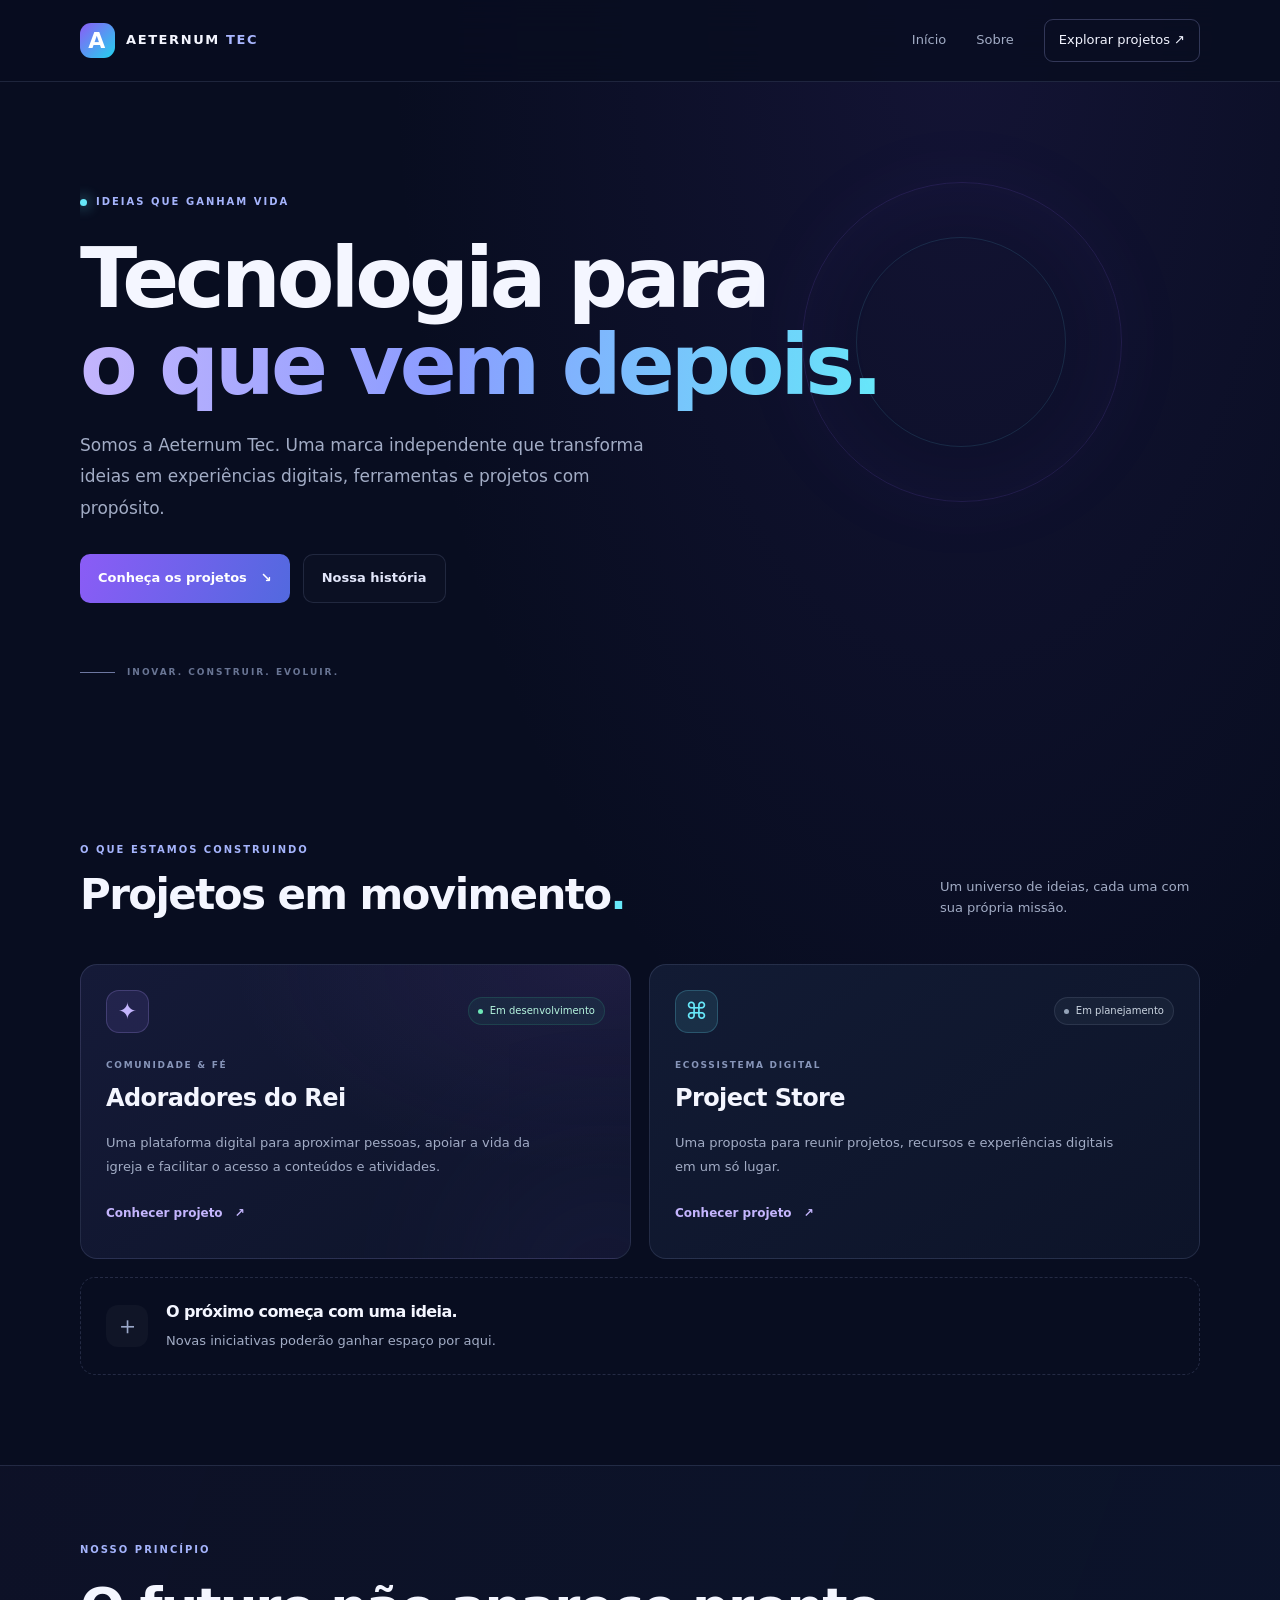
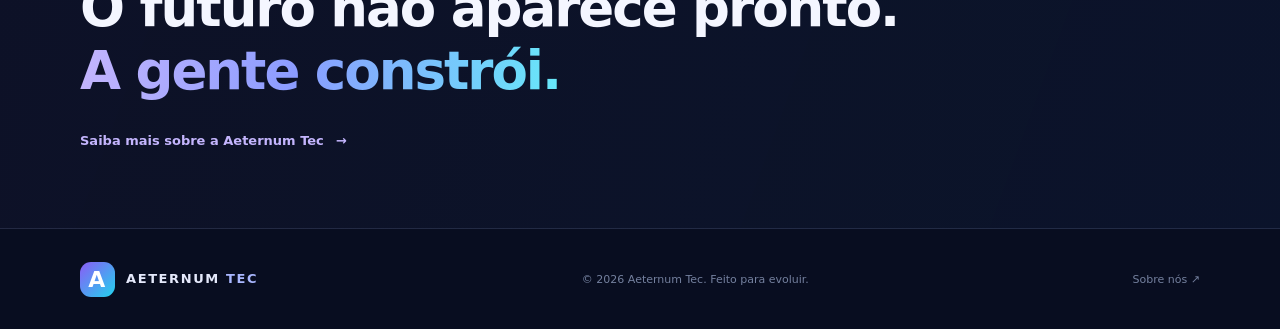
<file: index.html>
<!doctype html><html lang="pt-BR"><head><meta charset="utf-8"><meta name="viewport" content="width=device-width,initial-scale=1"><meta name="theme-color" content="#080d20"><meta name="description" content="Aeternum Tec — tecnologia, ideias e projetos feitos para durar."><title>Aeternum Tec — Tecnologia que permanece</title><link rel="icon" href="/favicon.svg" type="image/svg+xml"><link rel="stylesheet" href="/styles.css"></head><body><header class="site-header"><a class="brand" href="/"><span class="brand-mark">A</span><span>AETERNUM <b>TEC</b></span></a><button class="menu-toggle" aria-label="Abrir menu" aria-expanded="false">☰</button><nav class="nav"><a href="/">Início</a><a href="/sobre">Sobre</a><a class="nav-cta" href="#projetos">Explorar projetos ↗</a></nav></header><main><section class="hero wrap"><div class="eyebrow"><span class="pulse"></span> IDEIAS QUE GANHAM VIDA</div><h1>Tecnologia para<br><span class="gradient-text">o que vem depois.</span></h1><p class="hero-copy">Somos a Aeternum Tec. Uma marca independente que transforma ideias em experiências digitais, ferramentas e projetos com propósito.</p><div class="hero-actions"><a class="button primary" href="#projetos">Conheça os projetos <span>↘</span></a><a class="button secondary" href="/sobre">Nossa história</a></div><div class="hero-note"><span class="note-line"></span> INOVAR. CONSTRUIR. EVOLUIR.</div><div class="orb orb-one"></div><div class="orb orb-two"></div></section><section class="projects section wrap" id="projetos"><div class="section-head"><div><div class="eyebrow">O QUE ESTAMOS CONSTRUINDO</div><h2>Projetos em movimento<span class="accent">.</span></h2></div><p>Um universo de ideias, cada uma com sua própria missão.</p></div><div class="project-grid"><article class="project-card featured"><div class="card-top"><span class="project-icon icon-purple">✦</span><span class="status"><i></i> Em desenvolvimento</span></div><div class="card-kicker">COMUNIDADE & FÉ</div><h3>Adoradores do Rei</h3><p>Uma plataforma digital para aproximar pessoas, apoiar a vida da igreja e facilitar o acesso a conteúdos e atividades.</p><a class="card-link" href="/adoradores-do-rei">Conhecer projeto <span>↗</span></a><div class="card-glow"></div></article><article class="project-card"><div class="card-top"><span class="project-icon icon-cyan">⌘</span><span class="status planned"><i></i> Em planejamento</span></div><div class="card-kicker">ECOSSISTEMA DIGITAL</div><h3>Project Store</h3><p>Uma proposta para reunir projetos, recursos e experiências digitais em um só lugar.</p><a class="card-link" href="/project-store">Conhecer projeto <span>↗</span></a></article><div class="coming-card"><span class="coming-symbol">＋</span><div><h3>O próximo começa com uma ideia.</h3><p>Novas iniciativas poderão ganhar espaço por aqui.</p></div></div></div></section><section class="manifesto"><div class="wrap manifesto-inner"><div class="eyebrow">NOSSO PRINCÍPIO</div><h2>O futuro não aparece pronto.<br><span class="gradient-text">A gente constrói.</span></h2><a class="text-link" href="/sobre">Saiba mais sobre a Aeternum Tec <span>→</span></a></div></section></main><footer class="footer wrap"><a class="brand" href="/"><span class="brand-mark">A</span><span>AETERNUM <b>TEC</b></span></a><span>© <span data-year></span> Aeternum Tec. Feito para evoluir.</span><a href="/sobre">Sobre nós ↗</a></footer><script src="/script.js"></script></body></html>
</file>
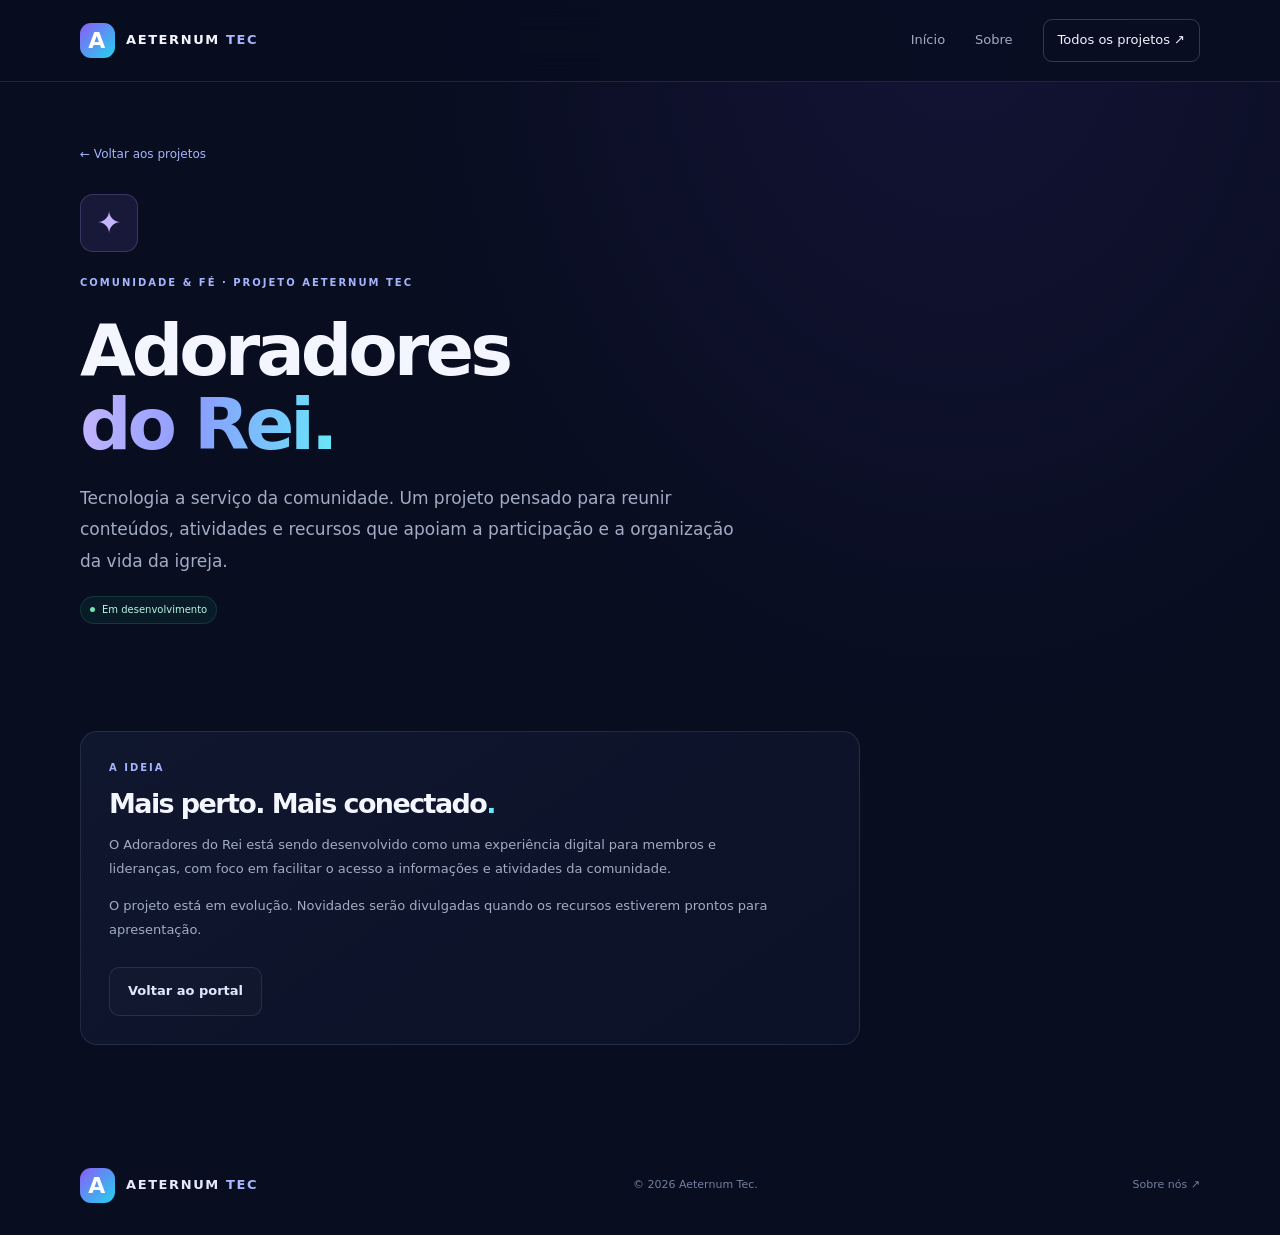
<file: adoradores-do-rei/index.html>
<!doctype html><html lang="pt-BR"><head><meta charset="utf-8"><meta name="viewport" content="width=device-width,initial-scale=1"><meta name="theme-color" content="#080d20"><meta name="description" content="Conheça o Adoradores do Rei, projeto digital de apoio à comunidade e à vida da igreja."><title>Adoradores do Rei — Aeternum Tec</title><link rel="icon" href="/favicon.svg" type="image/svg+xml"><link rel="stylesheet" href="/styles.css"></head><body><header class="site-header"><a class="brand" href="/"><span class="brand-mark">A</span><span>AETERNUM <b>TEC</b></span></a><button class="menu-toggle" aria-label="Abrir menu" aria-expanded="false">☰</button><nav class="nav"><a href="/">Início</a><a href="/sobre">Sobre</a><a class="nav-cta" href="/#projetos">Todos os projetos ↗</a></nav></header><main><section class="subhero wrap"><a class="back-link" href="/#projetos">← Voltar aos projetos</a><div class="project-icon icon-purple large-icon">✦</div><div class="eyebrow">COMUNIDADE & FÉ · PROJETO AETERNUM TEC</div><h1>Adoradores<br><span class="gradient-text">do Rei.</span></h1><p class="hero-copy">Tecnologia a serviço da comunidade. Um projeto pensado para reunir conteúdos, atividades e recursos que apoiam a participação e a organização da vida da igreja.</p><span class="status"><i></i> Em desenvolvimento</span></section><section class="section wrap"><div class="detail-panel"><div class="eyebrow">A IDEIA</div><h2>Mais perto. Mais conectado<span class="accent">.</span></h2><p>O Adoradores do Rei está sendo desenvolvido como uma experiência digital para membros e lideranças, com foco em facilitar o acesso a informações e atividades da comunidade.</p><p>O projeto está em evolução. Novidades serão divulgadas quando os recursos estiverem prontos para apresentação.</p><a class="button secondary" href="/">Voltar ao portal</a></div></section></main><footer class="footer wrap"><a class="brand" href="/"><span class="brand-mark">A</span><span>AETERNUM <b>TEC</b></span></a><span>© <span data-year></span> Aeternum Tec.</span><a href="/sobre">Sobre nós ↗</a></footer><script src="/script.js"></script></body></html>
</file>
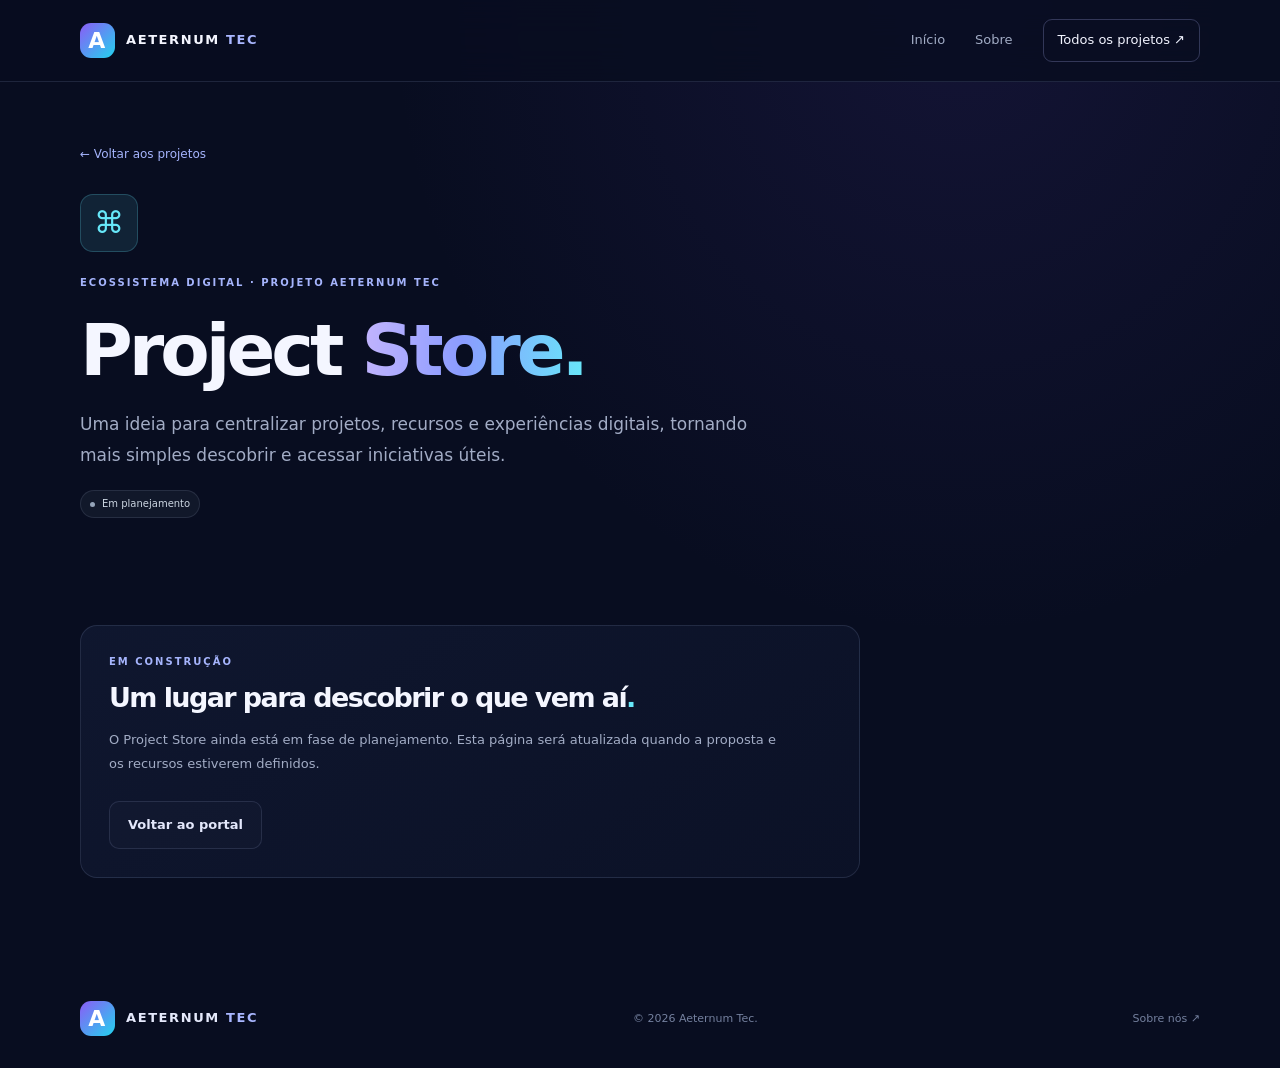
<file: project-store/index.html>
<!doctype html><html lang="pt-BR"><head><meta charset="utf-8"><meta name="viewport" content="width=device-width,initial-scale=1"><meta name="theme-color" content="#080d20"><meta name="description" content="Project Store, iniciativa em planejamento da Aeternum Tec."><title>Project Store — Aeternum Tec</title><link rel="icon" href="/favicon.svg" type="image/svg+xml"><link rel="stylesheet" href="/styles.css"></head><body><header class="site-header"><a class="brand" href="/"><span class="brand-mark">A</span><span>AETERNUM <b>TEC</b></span></a><button class="menu-toggle" aria-label="Abrir menu" aria-expanded="false">☰</button><nav class="nav"><a href="/">Início</a><a href="/sobre">Sobre</a><a class="nav-cta" href="/#projetos">Todos os projetos ↗</a></nav></header><main><section class="subhero wrap"><a class="back-link" href="/#projetos">← Voltar aos projetos</a><div class="project-icon icon-cyan large-icon">⌘</div><div class="eyebrow">ECOSSISTEMA DIGITAL · PROJETO AETERNUM TEC</div><h1>Project <span class="gradient-text">Store.</span></h1><p class="hero-copy">Uma ideia para centralizar projetos, recursos e experiências digitais, tornando mais simples descobrir e acessar iniciativas úteis.</p><span class="status planned"><i></i> Em planejamento</span></section><section class="section wrap"><div class="detail-panel"><div class="eyebrow">EM CONSTRUÇÃO</div><h2>Um lugar para descobrir o que vem aí<span class="accent">.</span></h2><p>O Project Store ainda está em fase de planejamento. Esta página será atualizada quando a proposta e os recursos estiverem definidos.</p><a class="button secondary" href="/">Voltar ao portal</a></div></section></main><footer class="footer wrap"><a class="brand" href="/"><span class="brand-mark">A</span><span>AETERNUM <b>TEC</b></span></a><span>© <span data-year></span> Aeternum Tec.</span><a href="/sobre">Sobre nós ↗</a></footer><script src="/script.js"></script></body></html>
</file>
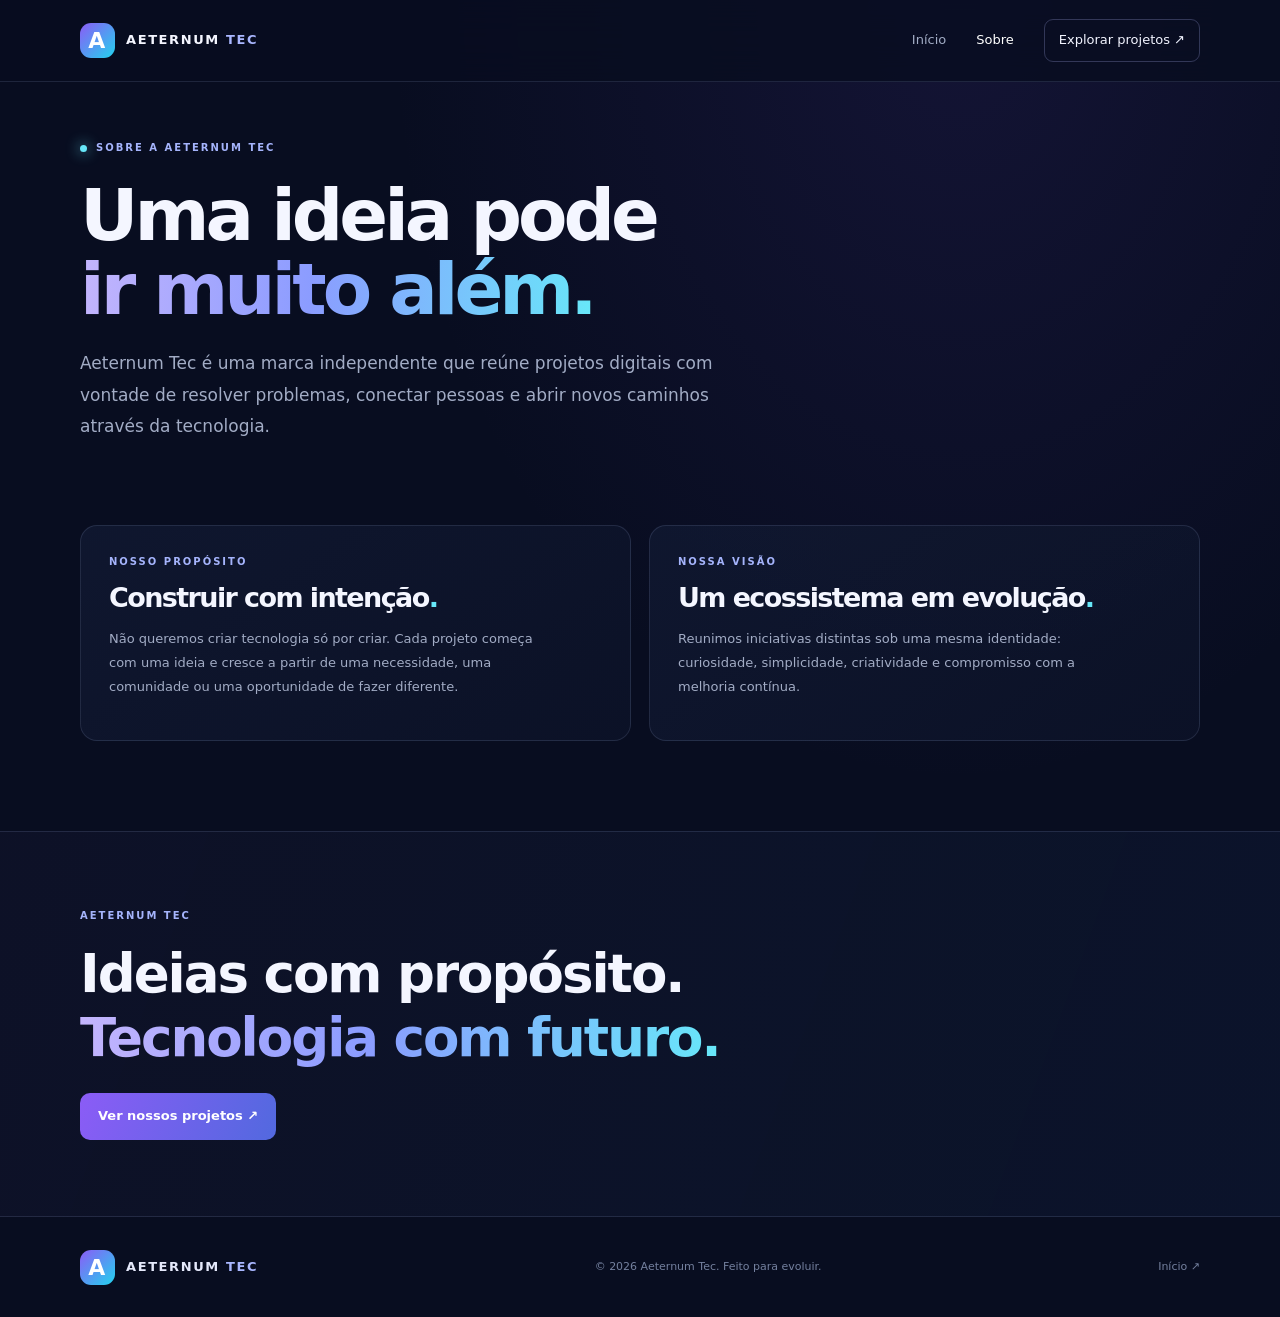
<file: sobre/index.html>
<!doctype html><html lang="pt-BR"><head><meta charset="utf-8"><meta name="viewport" content="width=device-width,initial-scale=1"><meta name="theme-color" content="#080d20"><meta name="description" content="Conheça a Aeternum Tec, uma marca independente de tecnologia e projetos digitais."><title>Sobre — Aeternum Tec</title><link rel="icon" href="/favicon.svg" type="image/svg+xml"><link rel="stylesheet" href="/styles.css"></head><body><header class="site-header"><a class="brand" href="/"><span class="brand-mark">A</span><span>AETERNUM <b>TEC</b></span></a><button class="menu-toggle" aria-label="Abrir menu" aria-expanded="false">☰</button><nav class="nav"><a href="/">Início</a><a class="active" href="/sobre">Sobre</a><a class="nav-cta" href="/#projetos">Explorar projetos ↗</a></nav></header><main><section class="subhero wrap"><div class="eyebrow"><span class="pulse"></span> SOBRE A AETERNUM TEC</div><h1>Uma ideia pode<br><span class="gradient-text">ir muito além.</span></h1><p class="hero-copy">Aeternum Tec é uma marca independente que reúne projetos digitais com vontade de resolver problemas, conectar pessoas e abrir novos caminhos através da tecnologia.</p></section><section class="section wrap about-grid"><article class="about-panel"><div class="eyebrow">NOSSO PROPÓSITO</div><h2>Construir com intenção<span class="accent">.</span></h2><p>Não queremos criar tecnologia só por criar. Cada projeto começa com uma ideia e cresce a partir de uma necessidade, uma comunidade ou uma oportunidade de fazer diferente.</p></article><article class="about-panel"><div class="eyebrow">NOSSA VISÃO</div><h2>Um ecossistema em evolução<span class="accent">.</span></h2><p>Reunimos iniciativas distintas sob uma mesma identidade: curiosidade, simplicidade, criatividade e compromisso com a melhoria contínua.</p></article></section><section class="manifesto"><div class="wrap manifesto-inner"><div class="eyebrow">AETERNUM TEC</div><h2>Ideias com propósito.<br><span class="gradient-text">Tecnologia com futuro.</span></h2><a class="button primary" href="/#projetos">Ver nossos projetos ↗</a></div></section></main><footer class="footer wrap"><a class="brand" href="/"><span class="brand-mark">A</span><span>AETERNUM <b>TEC</b></span></a><span>© <span data-year></span> Aeternum Tec. Feito para evoluir.</span><a href="/">Início ↗</a></footer><script src="/script.js"></script></body></html>
</file>
<file: styles.css>
:root{color-scheme:dark;--bg:#080d20;--text:#f4f6ff;--muted:#a2acc5;--line:rgba(185,198,255,.13)}*{box-sizing:border-box}html{scroll-behavior:smooth;scroll-padding-top:90px}body{margin:0;background:radial-gradient(ellipse at 75% 0%,rgba(70,49,143,.19),transparent 42%),var(--bg);color:var(--text);font-family:Inter,ui-sans-serif,system-ui,-apple-system,"Segoe UI",sans-serif;line-height:1.6}a{color:inherit;text-decoration:none}.wrap{width:min(1120px,calc(100% - 44px));margin-inline:auto}.site-header{height:82px;display:flex;align-items:center;justify-content:space-between;padding:0 max(22px,calc((100vw - 1120px)/2));border-bottom:1px solid var(--line);background:rgba(8,13,32,.8);backdrop-filter:blur(18px);position:sticky;top:0;z-index:10}.brand{display:inline-flex;align-items:center;gap:11px;font-size:13px;font-weight:800;letter-spacing:1.6px}.brand b{color:#a9b7ff}.brand-mark{display:grid;place-items:center;width:35px;height:35px;border-radius:11px;background:linear-gradient(135deg,#8b5cf6,#22d3ee);color:white;font-size:22px;font-weight:900}.nav{display:flex;align-items:center;gap:30px;color:var(--muted);font-size:13px}.nav a:hover,.nav .active{color:white}.nav-cta{border:1px solid #7c83b85c;border-radius:9px;padding:10px 14px;color:#f2f4ff!important}.menu-toggle{display:none;background:none;color:white;border:0;font-size:24px}.eyebrow{font-size:10px;letter-spacing:2px;font-weight:800;color:#a5b4fc;display:flex;align-items:center;gap:9px}.pulse{width:7px;height:7px;border-radius:50%;background:#67e8f9;box-shadow:0 0 14px #67e8f9}.hero{min-height:600px;padding-top:112px;padding-bottom:90px;position:relative;overflow:hidden}.hero h1,.subhero h1{font-size:clamp(48px,7.5vw,84px);letter-spacing:-4px;line-height:1.03;margin:25px 0 22px;font-weight:760}.gradient-text{background:linear-gradient(95deg,#c4b5fd,#8b9cff 45%,#67e8f9);-webkit-background-clip:text;background-clip:text;color:transparent}.hero-copy{max-width:590px;color:var(--muted);font-size:17px;line-height:1.85}.hero-actions{display:flex;gap:13px;margin-top:30px}.button{display:inline-flex;align-items:center;justify-content:center;gap:14px;border-radius:10px;padding:13px 18px;font-size:13px;font-weight:750;transition:transform .2s,border-color .2s}.button:hover{transform:translateY(-2px)}.primary{background:linear-gradient(110deg,#8b5cf6,#5269df);color:white}.secondary{border:1px solid var(--line);color:#e3e7fb;background:#ffffff04}.hero-note{display:flex;align-items:center;gap:12px;margin-top:62px;font-size:9px;letter-spacing:2px;color:#697594;font-weight:800}.note-line{width:35px;height:1px;background:#6d77a1}.orb{position:absolute;border-radius:50%;pointer-events:none}.orb-one{width:320px;height:320px;border:1px solid #8b5cf626;right:7%;top:100px;box-shadow:inset 0 0 80px #8b5cf60b,0 0 90px #8b5cf60a}.orb-two{width:210px;height:210px;border:1px solid #67e8f91e;right:12%;top:155px}.section{padding-top:72px;padding-bottom:90px}.section-head{display:flex;justify-content:space-between;align-items:end;gap:28px;margin-bottom:32px}.section-head h2,.about-panel h2,.detail-panel h2{font-size:clamp(29px,4vw,42px);letter-spacing:-1.6px;line-height:1.2;margin:12px 0}.section-head>p{color:var(--muted);font-size:13px;max-width:260px}.accent{color:#67e8f9}.project-grid{display:grid;grid-template-columns:1fr 1fr;gap:18px}.project-card{position:relative;overflow:hidden;border:1px solid var(--line);border-radius:17px;padding:25px;background:linear-gradient(145deg,#121b34,#0d1429);min-height:295px;transition:transform .2s,border-color .2s}.project-card:hover{transform:translateY(-4px);border-color:#8b9cff60}.featured{background:radial-gradient(ellipse at 95% 0%,#6840a426,transparent 50%),linear-gradient(145deg,#151a38,#0d1429)}.card-top{display:flex;align-items:center;justify-content:space-between;gap:12px}.project-icon{width:43px;height:43px;display:grid;place-items:center;border-radius:13px;font-size:23px}.large-icon{width:58px;height:58px;font-size:30px;margin:28px 0 23px}.icon-purple{background:#9a77ff1c;border:1px solid #b8a1ff38;color:#c4b5fd}.icon-cyan{background:#67e8f91a;border:1px solid #67e8f936;color:#67e8f9}.status{display:inline-flex;align-items:center;gap:7px;border-radius:99px;padding:5px 9px;font-size:10px;color:#b6f5df;background:#34d39912;border:1px solid #34d39927;white-space:nowrap}.status i{width:5px;height:5px;border-radius:50%;background:#6ee7b7}.status.planned{color:#cbd5e1;background:#94a3b812;border-color:#94a3b829}.status.planned i{background:#94a3b8}.card-kicker{font-size:9px;letter-spacing:1.7px;color:#8795b9;font-weight:800;margin-top:25px}.project-card h3,.coming-card h3{font-size:24px;letter-spacing:-.6px;margin:7px 0}.project-card p,.coming-card p,.about-panel p,.detail-panel p{font-size:13px;color:var(--muted);line-height:1.85;max-width:440px}.card-link{display:inline-flex;gap:12px;align-items:center;margin-top:12px;font-size:12px;font-weight:800;color:#c4b5fd}.card-glow{position:absolute;right:-80px;bottom:-130px;width:210px;height:210px;border-radius:50%;background:#8b5cf6;filter:blur(100px);opacity:.12;pointer-events:none}.coming-card{grid-column:1/-1;border:1px dashed #7f8bb83d;border-radius:15px;display:flex;align-items:center;gap:18px;padding:21px 25px}.coming-symbol{display:grid;place-items:center;width:42px;height:42px;border-radius:12px;background:#ffffff08;color:#9ba8ca;font-size:25px}.coming-card h3{font-size:16px;margin:0}.coming-card p{margin:4px 0 0}.manifesto{border-block:1px solid var(--line);background:linear-gradient(110deg,#11142b99,#0c1730aa);padding:76px 0}.manifesto-inner h2{font-size:clamp(32px,5vw,53px);line-height:1.2;letter-spacing:-2px;margin:18px 0 24px}.text-link{display:inline-flex;gap:12px;color:#c4b5fd;font-size:13px;font-weight:750}.footer{min-height:100px;display:flex;align-items:center;justify-content:space-between;gap:20px;color:#74809e;font-size:11px}.footer .brand{color:#e5e9fb}.subhero{padding-top:58px;padding-bottom:35px}.subhero h1{font-size:clamp(48px,7vw,72px);margin-top:22px}.subhero .hero-copy{max-width:670px}.back-link{font-size:12px;color:#a5b4fc}.about-grid{display:grid;grid-template-columns:1fr 1fr;gap:18px;padding-top:30px}.about-panel,.detail-panel{border:1px solid var(--line);border-radius:17px;padding:28px;background:linear-gradient(145deg,#121b34b8,#0d1429b8)}.about-panel h2,.detail-panel h2{font-size:27px}.detail-panel{max-width:780px}.detail-panel p{max-width:680px}.detail-panel .button{margin-top:12px}@media(max-width:700px){.site-header{height:70px}.menu-toggle{display:block}.nav{display:none;position:absolute;top:69px;left:0;right:0;padding:20px 24px 24px;background:#0b1126;border-bottom:1px solid var(--line);flex-direction:column;align-items:stretch;gap:18px}.nav.open{display:flex}.nav-cta{text-align:center}.hero{padding-top:84px;min-height:550px}.hero h1,.subhero h1{letter-spacing:-2.5px}.orb-one{right:-190px;top:160px}.orb-two{right:-135px;top:210px}.section{padding-top:52px;padding-bottom:62px}.section-head{align-items:start;flex-direction:column;gap:10px}.project-grid,.about-grid{grid-template-columns:1fr}.coming-card{grid-column:auto;align-items:start}.project-card{min-height:270px}.manifesto{padding:55px 0}.footer{padding-top:25px;padding-bottom:25px;flex-wrap:wrap}.footer>span{order:3;width:100%}.subhero{padding-top:45px}.hero-actions{flex-wrap:wrap}}@media(prefers-reduced-motion:reduce){html{scroll-behavior:auto}*,*::before,*::after{transition:none!important}}
</file>
